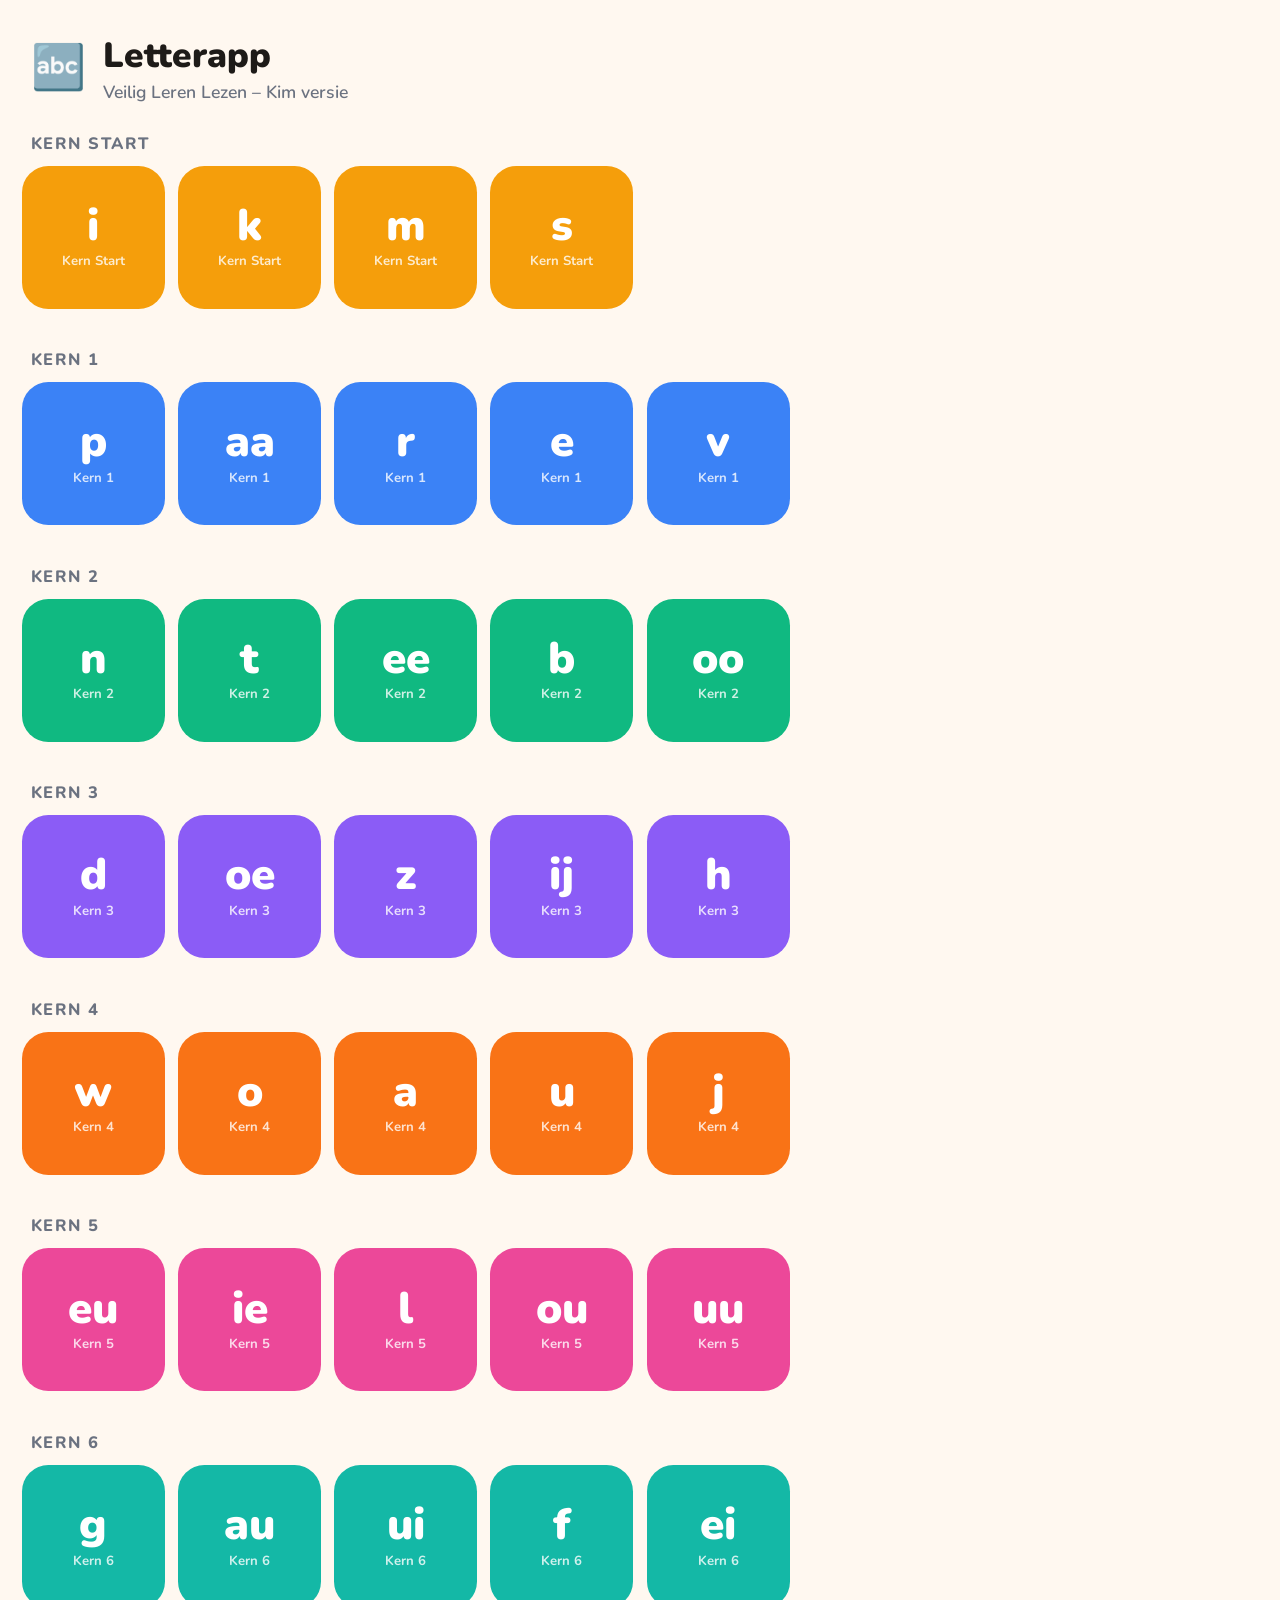
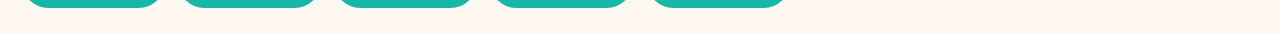
<file: index.html>
<!DOCTYPE html>
<html lang="nl">
<head>
  <meta charset="UTF-8">
  <meta name="viewport" content="width=device-width, initial-scale=1.0">
  <title>Letterapp – Veilig Leren Lezen</title>
  <link rel="preconnect" href="https://fonts.googleapis.com">
  <link href="https://fonts.googleapis.com/css2?family=Nunito:wght@400;600;700;800;900&display=swap" rel="stylesheet">
  <link rel="stylesheet" href="style.css">
</head>
<body>

<div class="index-header">
  <span class="emoji">🔤</span>
  <div>
    <h1>Letterapp</h1>
    <p style="font-size:.8rem;color:#6B7280;font-weight:600">Veilig Leren Lezen – Kim versie</p>
  </div>
</div>

<div id="kern-container"></div>

<script src="data.js"></script>
<script>
const KERN_NAMEN = {
  start: 'Kern Start',
  kern1: 'Kern 1',
  kern2: 'Kern 2',
  kern3: 'Kern 3',
  kern4: 'Kern 4',
  kern5: 'Kern 5',
  kern6: 'Kern 6',
};

function renderIndex() {
  const container = document.getElementById('kern-container');

  for (const [kernId, letters] of Object.entries(KERN_GROEPEN)) {
    const sectie = document.createElement('div');
    sectie.className = 'kern-sectie';

    const label = document.createElement('div');
    label.className = 'kern-label';
    label.textContent = KERN_NAMEN[kernId];
    sectie.appendChild(label);

    const grid = document.createElement('div');
    grid.className = 'letter-keuze-grid';

    for (const klank of letters) {
      const knop = document.createElement('a');
      knop.className = `letter-knop kern-${kernId}`;
      knop.href = `les.html?letter=${encodeURIComponent(klank)}`;
      knop.innerHTML = `<span class="klank">${klank}</span><span class="kern-naam">${KERN_NAMEN[kernId]}</span>`;
      grid.appendChild(knop);
    }

    sectie.appendChild(grid);
    container.appendChild(sectie);
  }
}

renderIndex();
</script>
</body>
</html>
</file>
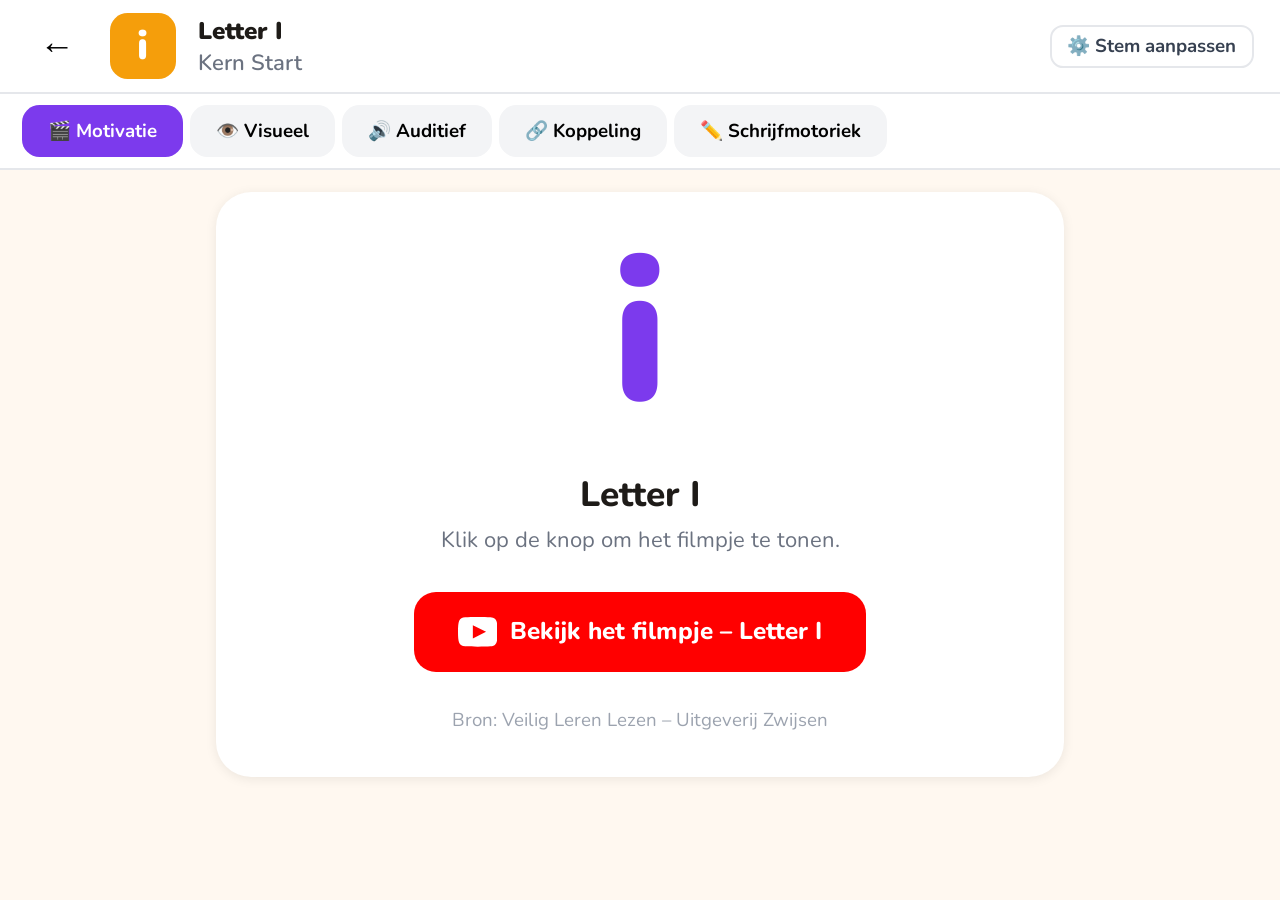
<file: les.html>
<!DOCTYPE html>
<html lang="nl">
<head>
  <meta charset="UTF-8">
  <meta name="viewport" content="width=device-width, initial-scale=1.0">
  <title>Letterles</title>
  <link rel="preconnect" href="https://fonts.googleapis.com">
  <link href="https://fonts.googleapis.com/css2?family=Nunito:wght@400;600;700;800;900&family=Edu+SA+Beginner:wght@400;700&family=Atkinson+Hyperlegible:wght@400;700&display=swap" rel="stylesheet">
  <link rel="stylesheet" href="style.css">
</head>
<body>

<!-- Header -->
<header class="app-header">
  <button class="terug" onclick="history.back()" title="Terug">←</button>
  <div class="letter-badge" id="header-badge">i</div>
  <div style="flex:1">
    <div style="font-weight:900;font-size:1.1rem" id="header-letter">Letter i</div>
    <div class="letter-naam" id="header-kern">Kern Start</div>
  </div>
  <button id="tts-settings-btn" class="tts-settings-btn" title="Uitspraak instellingen">⚙️ Stem aanpassen</button>
</header>

<!-- TTS instellingen panel -->
<div id="tts-panel" class="tts-panel" style="display:none">
  <label class="tts-label">🗣️ Stem:
    <select id="tts-stem-select"><option value="">Automatisch</option></select>
  </label>
  <label class="tts-label" style="flex:1;min-width:12rem">⏱️ Snelheid:
    <input type="range" id="tts-snelheid" min="0.5" max="1.5" step="0.05">
    <span id="tts-snelheid-label"></span>
  </label>
  <button id="tts-test-btn" class="btn btn-grijs" style="font-size:.8rem;padding:.35rem .7rem">▶ Test</button>
</div>

<!-- Fase-tabs -->
<nav class="fase-tabs" id="fase-tabs">
  <button class="fase-tab actief" data-fase="motivatie">🎬 Motivatie</button>
  <button class="fase-tab" data-fase="visueel">👁️ Visueel</button>
  <button class="fase-tab" data-fase="auditief">🔊 Auditief</button>
  <button class="fase-tab" data-fase="koppeling">🔗 Koppeling</button>
  <button class="fase-tab" data-fase="schrijf">✏️ Schrijfmotoriek</button>
</nav>

<!-- Activiteit-tabs per fase -->
<div id="activ-tabs-container"></div>

<!-- Hoofd-inhoud -->
<main class="inhoud" id="fase-inhoud"></main>

<script src="data.js"></script>
<script>
// ============================================================
// INIT
// ============================================================
const params = new URLSearchParams(location.search);
const KLANK  = params.get('letter') || 'i';
const IDX    = getLetterIndex(KLANK);
const KERN   = getKern(KLANK);
const WORDS  = WOORDEN[KLANK] || [];
const KERN_NAMEN = { start:'Kern Start',kern1:'Kern 1',kern2:'Kern 2',kern3:'Kern 3',kern4:'Kern 4',kern5:'Kern 5',kern6:'Kern 6' };
const FASE_KLEUREN = { motivatie:'#7C3AED',visueel:'#2563EB',auditief:'#EA580C',koppeling:'#16A34A',schrijf:'#DB2777' };

let huidige_fase = 'motivatie';
let huidige_activ = 0;

// Sla extra woorden op (persistent via localStorage)
function getExtraWords() {
  try { return JSON.parse(localStorage.getItem('extra_' + KLANK) || '[]'); } catch { return []; }
}
function saveExtraWords(arr) {
  localStorage.setItem('extra_' + KLANK, JSON.stringify(arr));
}
function getAllWords() {
  return [...WORDS, ...getExtraWords()];
}

function shuffle(arr) {
  const a = [...arr];
  for (let i = a.length - 1; i > 0; i--) {
    const j = Math.floor(Math.random() * (i + 1));
    [a[i], a[j]] = [a[j], a[i]];
  }
  return a;
}

// Bouwt een geshuffle lijst van min 25 woorden voor "Hoor je de letter?"
// 66% met de doelklank, 34% zonder.
function getAllWordsAuditief() {
  const basisMet    = WORDS.filter(w => w.heeftLetter);
  const basisZonder = WORDS.filter(w => !w.heeftLetter);

  // Extra woorden MET de letter uit AUDITIEF_EXTRA_MET
  const extraMetRaw = (AUDITIEF_EXTRA_MET[KLANK] || []).map(w => ({
    woord: w.woord, emoji: w.emoji, heeftLetter: true, delen: [w.woord]
  }));
  const basisMetWoorden = new Set(basisMet.map(w => w.woord));
  const extraMet = extraMetRaw.filter(w => !basisMetWoorden.has(w.woord));

  // Extra distractors ZONDER de letter: scan alle WOORDEN
  const gezienWoorden = new Set(WORDS.map(w => w.woord));
  const extraZonder = [];
  for (const wds of Object.values(WOORDEN)) {
    for (const w of wds) {
      if (!w.woord.includes(KLANK) && !gezienWoorden.has(w.woord)) {
        gezienWoorden.add(w.woord);
        extraZonder.push({ ...w, heeftLetter: false });
      }
    }
  }

  const metLetter    = shuffle([...basisMet, ...extraMet]);
  const zonderLetter = shuffle([...basisZonder, ...extraZonder]);

  const aantalMet    = Math.max(17, metLetter.length);
  const aantalZonder = Math.max(8,  Math.ceil(aantalMet * 0.5));
  const metGekozen    = metLetter.slice(0, Math.min(aantalMet, metLetter.length));
  const zonderGekozen = zonderLetter.slice(0, Math.min(aantalZonder, zonderLetter.length));

  return shuffle([...metGekozen, ...zonderGekozen]);
}

let geluidAan = false;
let ttsRate = parseFloat(localStorage.getItem('tts_rate') || '0.85');
let ttsVoiceNaam = localStorage.getItem('tts_voice') || '';

// ============================================================
// TTS PANEL
// ============================================================
function initTTSPanel() {
  const btn = document.getElementById('tts-settings-btn');
  const panel = document.getElementById('tts-panel');
  const stemSelect = document.getElementById('tts-stem-select');
  const snelheidSlider = document.getElementById('tts-snelheid');
  const snelheidLabel = document.getElementById('tts-snelheid-label');
  const testBtn = document.getElementById('tts-test-btn');

  btn.addEventListener('click', () => {
    panel.style.display = panel.style.display === 'none' ? 'flex' : 'none';
  });

  function vulStemmen() {
    const stemmen = window.speechSynthesis.getVoices().filter(s =>
      s.lang === 'nl-NL' || s.lang === 'nl-BE' || s.lang.startsWith('nl')
    );
    stemSelect.innerHTML = '<option value="">Automatisch</option>';
    stemmen.forEach(s => {
      const opt = document.createElement('option');
      opt.value = s.name;
      opt.textContent = s.name;
      opt.selected = s.name === ttsVoiceNaam;
      stemSelect.appendChild(opt);
    });
  }

  if (window.speechSynthesis.getVoices().length) {
    vulStemmen();
  } else {
    window.speechSynthesis.onvoiceschanged = vulStemmen;
  }

  snelheidSlider.value = ttsRate;
  snelheidLabel.textContent = ttsRate.toFixed(2) + 'x';

  stemSelect.addEventListener('change', () => {
    ttsVoiceNaam = stemSelect.value;
    localStorage.setItem('tts_voice', ttsVoiceNaam);
  });

  snelheidSlider.addEventListener('input', () => {
    ttsRate = parseFloat(snelheidSlider.value);
    snelheidLabel.textContent = ttsRate.toFixed(2) + 'x';
    localStorage.setItem('tts_rate', ttsRate);
  });

  testBtn.addEventListener('click', () => spreekUit('Dit is een test van de uitspraak'));
}

// Combineert basiswoorden + AUDITIEF_EXTRA_MET voor min. 17 woorden met de letter
function getAllWordsMetLetter() {
  const basis = WORDS.filter(w => w.heeftLetter);
  const basisWoorden = new Set(basis.map(w => w.woord));
  const extra = (AUDITIEF_EXTRA_MET[KLANK] || [])
    .filter(w => !basisWoorden.has(w.woord))
    .map(w => ({
      woord: w.woord,
      emoji: w.emoji,
      heeftLetter: true,
      delen: splitGrafemen(w.woord)
    }));
  return shuffle([...basis, ...extra]);
}

// ============================================================
// HEADER
// ============================================================
function initHeader() {
  const badge = document.getElementById('header-badge');
  const color = getComputedStyle(document.documentElement).getPropertyValue(`--kleur-${KERN}`).trim();
  badge.textContent = KLANK;
  badge.style.background = color || '#888';
  document.getElementById('header-letter').textContent = `Letter ${KLANK.toUpperCase()}`;
  document.getElementById('header-kern').textContent = KERN_NAMEN[KERN];
  document.title = `Letter ${KLANK.toUpperCase()} – Letterapp`;
}

// ============================================================
// FASE-NAVIGATIE
// ============================================================
const FASES = {
  motivatie: {
    label: '🎬 Motivatie',
    activiteiten: [{ label: '🎥 Filmpje' }],
    render: renderMotivatie,
  },
  visueel: {
    label: '👁️ Visueel',
    activiteiten: [
      { label: '🔠 Letter tonen' },
      { label: '🔍 Zoek de letter' },
      { label: '🖼️ Klankbeeld' },
    ],
    render: renderVisueel,
  },
  auditief: {
    label: '🔊 Auditief',
    activiteiten: [
      { label: '👂 Hoor je de letter?' },
      { label: '🖼️ Woord + prent' },
      { label: '✂️ Hakken (begin/midden/einde)' },
    ],
    render: renderAuditief,
  },
  koppeling: {
    label: '🔗 Koppeling',
    activiteiten: [
      { label: '✂️ Hak in stukken' },
      { label: '🔗 Plakken' },
      { label: '🔤 Woorden maken' },
    ],
    render: renderKoppeling,
  },
  schrijf: {
    label: '✏️ Schrijfmotoriek',
    activiteiten: [{ label: '✏️ Schrijven' }],
    render: renderSchrijf,
  },
};

document.querySelectorAll('.fase-tab').forEach(tab => {
  tab.addEventListener('click', () => {
    huidige_fase = tab.dataset.fase;
    huidige_activ = 0;
    updateFaseTabs();
    renderActivTabs();
    renderFase();
  });
});

function updateFaseTabs() {
  document.querySelectorAll('.fase-tab').forEach(t => {
    const aktief = t.dataset.fase === huidige_fase;
    t.classList.toggle('actief', aktief);
  });
  // kleur fase-tabs header
  const kleur = FASE_KLEUREN[huidige_fase];
  document.querySelectorAll('.fase-tab.actief').forEach(t => {
    t.style.background = kleur;
    t.style.color = '#fff';
  });
  document.querySelectorAll('.fase-tab:not(.actief)').forEach(t => {
    t.style.background = '';
    t.style.color = '';
  });
}

function renderActivTabs() {
  const container = document.getElementById('activ-tabs-container');
  const fase = FASES[huidige_fase];
  if (!fase || fase.activiteiten.length <= 1) {
    container.innerHTML = '';
    return;
  }
  container.innerHTML = '';
  const div = document.createElement('div');
  div.className = 'activ-tabs';
  fase.activiteiten.forEach((act, i) => {
    const btn = document.createElement('button');
    btn.className = 'activ-tab' + (i === huidige_activ ? ' actief' : '');
    btn.textContent = act.label;
    if (i === huidige_activ) btn.style.color = FASE_KLEUREN[huidige_fase];
    btn.addEventListener('click', () => {
      huidige_activ = i;
      renderActivTabs();
      renderFase();
    });
    div.appendChild(btn);
  });
  container.appendChild(div);
}

function renderFase() {
  const inhoud = document.getElementById('fase-inhoud');
  inhoud.innerHTML = '';
  FASES[huidige_fase].render(inhoud, huidige_activ);
}

// ============================================================
// FASE 1: MOTIVATIE
// ============================================================
function renderMotivatie(el) {
  const videoId = VIDEO_IDS[KLANK];
  const url = `https://www.youtube.com/watch?v=${videoId}`;
  el.innerHTML = `
    <div class="motivatie-kaart">
      <div class="grote-letter" style="color:${FASE_KLEUREN.motivatie}">${KLANK}</div>
      <div>
        <h2>Letter ${KLANK.toUpperCase()}</h2>
        <p style="color:#6B7280;margin-top:.3rem">Klik op de knop om het filmpje te tonen.</p>
      </div>
      <a class="video-link" href="${url}" target="_blank" rel="noopener">
        <svg viewBox="0 0 24 24" fill="currentColor"><path d="M19.615 3.184c-3.604-.246-11.631-.245-15.23 0-3.897.266-4.356 2.62-4.385 8.816.029 6.185.484 8.549 4.385 8.816 3.6.245 11.626.246 15.23 0 3.897-.266 4.356-2.62 4.385-8.816-.029-6.185-.484-8.549-4.385-8.816zm-10.615 12.816v-8l8 3.993-8 4.007z"/></svg>
        Bekijk het filmpje – Letter ${KLANK.toUpperCase()}
      </a>
      <div style="font-size:.85rem;color:#9CA3AF;text-align:center">
        Bron: Veilig Leren Lezen – Uitgeverij Zwijsen
      </div>
    </div>`;
}

// ============================================================
// FASE 2: VISUEEL
// ============================================================
function renderVisueel(el, activ) {
  if (activ === 0) renderLetterTonen(el);
  else if (activ === 1) renderZoekDeLetter(el);
  else renderKlankbeeldPlaceholder(el);
}

const SCHRIJF_MET_AFBEELDING = new Set([
  'i','k','m','s','p','aa','r','e','v','n','t','ee','b','oo','d','oe','z',
  'h','w','o','a','u','j','ie','l','ou','uu','g','au','f'
]);

function renderLetterTonen(el) {
  const upper = KLANK.toUpperCase();
  const heeftPng = SCHRIJF_MET_AFBEELDING.has(KLANK);
  const schrijfInhoud = heeftPng
    ? `<img src="schrijfletters/${KLANK}.png" alt="schrijfletter ${KLANK}" class="schrijfletter-img">`
    : `<div class="letter-groot" style="color:${FASE_KLEUREN.visueel};font-family:'Edu SA Beginner',cursive">${upper}</div>
       <div class="letter-klein" style="font-family:'Edu SA Beginner',cursive">${KLANK}</div>`;

  el.innerHTML = `
    <h2 style="margin-bottom:.8rem">Letter tonen</h2>
    <div class="letter-varianten">
      <div class="letter-variant-kaart druk-variant">
        <div class="variant-naam">Drukschrift</div>
        <div class="letter-groot" style="color:${FASE_KLEUREN.visueel}">${upper}</div>
        <div class="letter-klein">${KLANK}</div>
      </div>
      <div class="letter-variant-kaart lees-variant">
        <div class="variant-naam">Leesschrift</div>
        <div class="letter-groot" style="color:${FASE_KLEUREN.visueel}">${upper}</div>
        <div class="letter-klein">${KLANK}</div>
      </div>
      <div class="letter-variant-kaart schrijf-variant">
        <div class="variant-naam">Schrijfschrift</div>
        ${schrijfInhoud}
      </div>
    </div>
    <div class="woord-kaart mt-3">
      <p style="color:#6B7280;font-weight:700">Woorden met de letter <strong style="color:${FASE_KLEUREN.visueel}">${KLANK}</strong></p>
      <div style="display:flex;flex-wrap:wrap;gap:.6rem;justify-content:center;margin-top:.5rem">
        ${getAllWords().filter(w=>w.heeftLetter).map(w=>`
          <div style="display:inline-flex;flex-direction:column;align-items:center;gap:.3rem;background:var(--licht);border-radius:1rem;padding:.6rem .9rem">
            <span style="font-size:2.5rem">${w.emoji}</span>
            <span style="font-weight:800;font-size:1rem">${w.woord}</span>
          </div>`).join('')}
      </div>
    </div>`;
}

function renderZoekDeLetter(el) {
  const RIJEN = 5, KOLOMMEN = 6;
  const aantalCellen = RIJEN * KOLOMMEN;
  const doelLetters = [KLANK, KLANK.toUpperCase()];

  const bekend = getGekendLetters(KLANK).filter(l => l !== KLANK);
  const fallback = ['a','b','c','d','e','f','g','h','j','l','m','n','o','p','r','s','t','u','v','w','x','y','z'];
  const distractorBron = bekend.length >= 4 ? bekend : [...bekend, ...fallback.filter(l => !bekend.includes(l) && l !== KLANK)];
  const distractors = [];
  distractorBron.forEach(l => { distractors.push(l); if (l.length === 1) distractors.push(l.toUpperCase()); });

  const grid = [];
  const aantalDoel = 6 + Math.floor(Math.random() * 4);
  for (let i = 0; i < aantalDoel; i++) {
    grid.push(doelLetters[Math.floor(Math.random() * doelLetters.length)]);
  }
  while (grid.length < aantalCellen) {
    if (distractors.length > 0) {
      grid.push(distractors[Math.floor(Math.random() * distractors.length)]);
    } else {
      grid.push('?');
    }
  }
  for (let i = grid.length - 1; i > 0; i--) {
    const j = Math.floor(Math.random() * (i + 1));
    [grid[i], grid[j]] = [grid[j], grid[i]];
  }

  const doelCount = grid.filter(l => doelLetters.includes(l)).length;
  let gevonden = 0;

  el.innerHTML = `
    <div class="zoek-info">
      <h2>Zoek de letter <span style="color:${FASE_KLEUREN.visueel}">${KLANK}</span></h2>
      <span class="zoek-teller">✅ <span id="gevonden-teller">0</span> / ${doelCount}</span>
    </div>
    <div class="zoek-fontopties">
      <label><input type="checkbox" id="font-druk" checked> Drukschrift</label>
      <label><input type="checkbox" id="font-lees"> Leesschrift</label>
      <label><input type="checkbox" id="font-schrijf"> Schrijfschrift</label>
    </div>
    <p style="color:#6B7280;font-size:.85rem;margin-bottom:.6rem">Tik op alle letters <strong>${KLANK}</strong> en <strong>${KLANK.toUpperCase()}</strong></p>
    <div class="letter-grid" id="zoek-grid"></div>
    <div class="flex-center mt-2">
      <button class="btn btn-grijs" id="zoek-opnieuw">🔄 Opnieuw</button>
    </div>`;

  function getActiveFonts() {
    const fonts = [];
    if (el.querySelector('#font-druk').checked) fonts.push('font-druk');
    if (el.querySelector('#font-lees').checked) fonts.push('font-lees');
    if (el.querySelector('#font-schrijf').checked) fonts.push('font-schrijf');
    return fonts.length ? fonts : ['font-druk'];
  }

  function randomFont(fonts) {
    return fonts[Math.floor(Math.random() * fonts.length)];
  }

  function setCelInhoud(tegel, letter, font) {
    const lc = letter.toLowerCase();
    if (font === 'font-schrijf' && SCHRIJF_MET_AFBEELDING.has(lc)) {
      tegel.innerHTML = `<img src="schrijfletters/${lc}.png" alt="${letter}" style="width:85%;height:85%;object-fit:contain;display:block;margin:auto;pointer-events:none">`;
    } else {
      tegel.textContent = letter;
    }
  }

  const gridEl = el.querySelector('#zoek-grid');
  const tegelFonts = [];

  grid.forEach((letter, idx) => {
    const tegel = document.createElement('div');
    tegelFonts[idx] = randomFont(getActiveFonts());
    tegel.className = `letter-tegel ${tegelFonts[idx]}`;
    setCelInhoud(tegel, letter, tegelFonts[idx]);
    tegel.dataset.letter = letter;
    tegel.dataset.juist = doelLetters.includes(letter) ? '1' : '0';
    tegel.addEventListener('click', () => {
      if (tegel.classList.contains('gevonden') || tegel.classList.contains('fout')) return;
      if (tegel.dataset.juist === '1') {
        tegel.classList.add('gevonden');
        gevonden++;
        document.getElementById('gevonden-teller').textContent = gevonden;
      } else {
        tegel.classList.add('fout');
        setTimeout(() => {
          tegel.className = `letter-tegel ${tegelFonts[idx]}`;
          setCelInhoud(tegel, letter, tegelFonts[idx]);
        }, 800);
      }
    });
    gridEl.appendChild(tegel);
  });

  ['#font-druk', '#font-lees', '#font-schrijf'].forEach(id => {
    el.querySelector(id).addEventListener('change', () => {
      const fonts = getActiveFonts();
      gridEl.querySelectorAll('.letter-tegel').forEach((tegel, idx) => {
        if (!tegel.classList.contains('gevonden')) {
          tegelFonts[idx] = randomFont(fonts);
          const isFout = tegel.classList.contains('fout');
          tegel.className = `letter-tegel ${tegelFonts[idx]}${isFout ? ' fout' : ''}`;
          setCelInhoud(tegel, grid[idx], tegelFonts[idx]);
        }
      });
    });
  });

  el.querySelector('#zoek-opnieuw').addEventListener('click', () => renderZoekDeLetter(el));
}

function renderKlankbeeldPlaceholder(el) {
  el.innerHTML = `
    <div class="placeholder-kaart">
      <div class="placeholder-icon">🖼️</div>
      <h2>Klankbeeld</h2>
      <p>Het klankbeeld voor letter <strong>${KLANK}</strong> wordt later toegevoegd.</p>
      <p style="font-size:.8rem;margin-top:.5rem">Hier verschijnt het bijpassende klankbeeldkaartje.</p>
    </div>`;
}

// ============================================================
// FASE 3: AUDITIEF
// ============================================================
let auditief_idx = 0;

function renderAuditief(el, activ) {
  auditief_idx = 0;
  if (activ === 0) renderHoorJeDeLetter(el);
  else if (activ === 1) renderWoordEnPrent(el);
  else renderHakenDrieStukken(el);
}

function spreekUit(tekst) {
  if (!('speechSynthesis' in window)) return;
  window.speechSynthesis.cancel();
  const utt = new SpeechSynthesisUtterance(tekst);
  utt.lang = 'nl-NL';
  utt.rate = ttsRate;

  function kiesStem() {
    const stemmen = window.speechSynthesis.getVoices();
    if (ttsVoiceNaam) {
      const gekozen = stemmen.find(s => s.name === ttsVoiceNaam);
      if (gekozen) { utt.voice = gekozen; return; }
    }
    const nlStemmen = stemmen.filter(s => s.lang === 'nl-NL' || s.lang === 'nl-BE' || s.lang.startsWith('nl'));
    const voorkeur = ['Xander', 'Lotte', 'Ellen', 'Lisa', 'Jolanda', 'Fiona'];
    const vrouwelijk = nlStemmen.find(s =>
      voorkeur.some(n => s.name.toLowerCase().includes(n.toLowerCase())) &&
      !s.name.toLowerCase().includes('male')
    );
    if (vrouwelijk) { utt.voice = vrouwelijk; return; }
    const anyVrouw = nlStemmen.find(s =>
      s.name.toLowerCase().includes('female') ||
      ['lotte','ellen','lisa','fiona','jolanda','siri'].some(n => s.name.toLowerCase().includes(n))
    );
    if (anyVrouw) { utt.voice = anyVrouw; return; }
    if (nlStemmen.length) utt.voice = nlStemmen[0];
  }

  if (window.speechSynthesis.getVoices().length) {
    kiesStem();
    window.speechSynthesis.speak(utt);
  } else {
    window.speechSynthesis.onvoiceschanged = () => { kiesStem(); window.speechSynthesis.speak(utt); };
  }
}

function renderHoorJeDeLetter(el) {
  const alleWoorden = getAllWordsAuditief();
  let idx = 0;
  let feedback = null;

  function toon() {
    const w = alleWoorden[idx % alleWoorden.length];
    el.innerHTML = `
      <h2 style="margin-bottom:1rem">Hoor je de letter <span style="color:${FASE_KLEUREN.auditief}">${KLANK}</span>?</h2>
      <div class="woord-kaart">
        <div class="woord-emoji">${w.emoji}</div>
        ${feedback !== null ? `<div class="woord-tekst">${w.woord}</div>` : ''}
        <button class="btn btn-grijs mt-1" id="spreek-btn">🔊 Hoor</button>
        ${feedback !== null ? `<div class="feedback-banner ${feedback.juist ? 'juist' : 'fout'}">${feedback.tekst}</div>` : ''}
        <div class="ja-nee-knoppen">
          <button class="btn btn-groen btn-groot" id="btn-ja">👍 JA</button>
          <button class="btn btn-rood btn-groot" id="btn-nee">👎 NEE</button>
        </div>
      </div>
      <div class="woord-navigatie mt-2">
        <button class="btn btn-grijs" id="vorig">← Vorig</button>
        <span class="woord-teller">${(idx % alleWoorden.length) + 1} / ${alleWoorden.length}</span>
        <button class="btn btn-grijs" id="volgend">Volgend →</button>
      </div>`;

    el.querySelector('#spreek-btn').addEventListener('click', () => spreekUit(w.woord));
    el.querySelector('#btn-ja').addEventListener('click', () => {
      feedback = w.heeftLetter
        ? { juist: true,  tekst: '✅ Juist! "' + w.woord + '" heeft de letter ' + KLANK }
        : { juist: false, tekst: '❌ Fout! "' + w.woord + '" heeft de letter ' + KLANK + ' NIET' };
      toon();
    });
    el.querySelector('#btn-nee').addEventListener('click', () => {
      feedback = !w.heeftLetter
        ? { juist: true,  tekst: '✅ Juist! "' + w.woord + '" heeft de letter ' + KLANK + ' niet' }
        : { juist: false, tekst: '❌ Fout! "' + w.woord + '" heeft de letter ' + KLANK + ' WEL' };
      toon();
    });
    el.querySelector('#vorig').addEventListener('click', () => {
      idx = (idx - 1 + alleWoorden.length) % alleWoorden.length;
      feedback = null; toon();
    });
    el.querySelector('#volgend').addEventListener('click', () => {
      idx = (idx + 1) % alleWoorden.length;
      feedback = null; toon();
    });

    spreekUit(w.woord);
  }
  toon();
}

function renderWoordEnPrent(el) {
  const woorden = getAllWordsMetLetter();
  let idx = 0;

  function toon() {
    const w = woorden[idx];
    el.innerHTML = `
      <h2 style="margin-bottom:1rem">Woord en prent</h2>
      <div class="woord-kaart">
        <div class="woord-emoji">${w.emoji}</div>
        <div class="woord-tekst">${highlightLetter(w.woord)}</div>
        <button class="btn btn-grijs mt-1" id="spreek-btn">🔊 Hoor het woord</button>
      </div>
      <div class="woord-navigatie mt-2">
        <button class="btn btn-grijs" id="vorig">← Vorig</button>
        <span class="woord-teller">${idx + 1} / ${woorden.length}</span>
        <button class="btn btn-grijs" id="volgend">Volgend →</button>
      </div>
      ${renderWoordToevoegen()}`;

    el.querySelector('#spreek-btn').addEventListener('click', () => spreekUit(w.woord));
    el.querySelector('#vorig').addEventListener('click', () => { idx = (idx-1+woorden.length)%woorden.length; toon(); });
    el.querySelector('#volgend').addEventListener('click', () => { idx = (idx+1)%woorden.length; toon(); });
    bindWoordToevoegen(el, () => { Object.assign(woorden, getAllWords().filter(w=>w.heeftLetter)); toon(); });
  }
  toon();
}

function renderHakenDrieStukken(el) {
  const woorden = getAllWordsMetLetter();
  let idx = 0;
  let getoond = false;

  function toon() {
    const w = woorden[idx];
    const hakken = renderHakkenKleuren(w.delen);
    el.innerHTML = `
      <h2 style="margin-bottom:1rem">Hakken in stukken <small style="color:#6B7280;font-size:.7em">(begin / midden / einde)</small></h2>
      <div class="woord-kaart">
        <div class="woord-emoji">${w.emoji}</div>
        <div class="woord-tekst">${w.woord}</div>
        <button class="btn btn-grijs" id="toon-btn">${getoond ? '🙈 Verberg stukken' : '👁️ Toon stukken'}</button>
        ${getoond ? `<div class="hakken-container">${hakken}</div>` : ''}
        <button class="btn btn-grijs mt-1" id="spreek-btn">🔊 Spreek uit</button>
      </div>
      <div class="woord-navigatie mt-2">
        <button class="btn btn-grijs" id="vorig">← Vorig</button>
        <span class="woord-teller">${idx+1} / ${woorden.length}</span>
        <button class="btn btn-grijs" id="volgend">Volgend →</button>
      </div>`;

    el.querySelector('#toon-btn').addEventListener('click', () => { getoond = !getoond; toon(); });
    el.querySelector('#spreek-btn').addEventListener('click', () => spreekUit(w.woord));
    el.querySelector('#vorig').addEventListener('click', () => { idx=(idx-1+woorden.length)%woorden.length; getoond=false; toon(); });
    el.querySelector('#volgend').addEventListener('click', () => { idx=(idx+1)%woorden.length; getoond=false; toon(); });
  }
  toon();
}

// Kleurcodering voor hakken: eerste=groen, laatste=rood, midden=geel
function renderHakkenKleuren(delen) {
  return delen.map((d, i) => {
    let klasse;
    if (i === 0) klasse = 'deel-groen';
    else if (i === delen.length - 1) klasse = 'deel-rood';
    else klasse = 'deel-geel';
    return `<span class="${klasse}">${d}</span>` + (i < delen.length - 1 ? '<span class="streep">–</span>' : '');
  }).join('');
}

function renderHakkenTegels(delen) {
  return delen.map((d, i) => {
    let klasse;
    if (i === 0) klasse = 'groen';
    else if (i === delen.length - 1) klasse = 'rood';
    else klasse = 'geel';
    return `<span class="deel-tegel ${klasse}">${d}</span>`;
  }).join('<span style="font-size:2rem;color:#D1D5DB;margin:0 .2rem">–</span>');
}

// Markeert de doelletter in het woord
function highlightLetter(woord) {
  const re = new RegExp(`(${KLANK})`, 'gi');
  return woord.replace(re, `<strong style="color:${FASE_KLEUREN.visueel};text-decoration:underline">$1</strong>`);
}

// ============================================================
// FASE 4: KOPPELING KLANK-TEKEN
// ============================================================
function renderKoppeling(el, activ) {
  if (activ === 0) renderHakInStukken(el);
  else if (activ === 1) renderPlakken(el);
  else renderWoordenMaken(el);
}

function renderHakInStukken(el) {
  const woorden = shuffle(getAllWords().filter(w => w.heeftLetter));
  let idx = 0;
  let getoond = false;

  function toon() {
    const w = woorden[idx];
    el.innerHTML = `
      <h2 style="margin-bottom:1rem">Hak in stukken</h2>
      <div class="woord-kaart">
        <div class="woord-emoji">${w.emoji}</div>
        <div class="woord-tekst">${w.woord}</div>
        <button class="btn btn-grijs" id="toon-btn">${getoond ? '🙈 Verberg' : '👁️ Toon stukken'}</button>
        ${getoond ? `<div class="hakken-container mt-1">${renderHakkenTegels(w.delen)}</div>` : ''}
        <button class="btn btn-grijs mt-1" id="spreek-btn">🔊 Spreek uit</button>
      </div>
      <div class="woord-navigatie mt-2">
        <button class="btn btn-grijs" id="vorig">← Vorig</button>
        <span class="woord-teller">${idx+1} / ${woorden.length}</span>
        <button class="btn btn-grijs" id="volgend">Volgend →</button>
      </div>
      ${renderWoordToevoegen()}`;

    el.querySelector('#toon-btn').addEventListener('click', () => { getoond = !getoond; toon(); });
    el.querySelector('#spreek-btn').addEventListener('click', () => spreekUit(w.woord));
    el.querySelector('#vorig').addEventListener('click', () => { idx=(idx-1+woorden.length)%woorden.length; getoond=false; toon(); });
    el.querySelector('#volgend').addEventListener('click', () => { idx=(idx+1)%woorden.length; getoond=false; toon(); });
    bindWoordToevoegen(el, () => { Object.assign(woorden, getAllWords().filter(w=>w.heeftLetter)); toon(); });
  }
  toon();
}

function renderPlakken(el) {
  const woorden = shuffle(getAllWords().filter(w => w.heeftLetter));
  let idx = 0;

  function toon() {
    const w = woorden[idx];

    function kleurVoorPositie(pos, totaal) {
      if (pos === 0) return 'groen';
      if (pos === totaal - 1) return 'rood';
      return 'geel';
    }

    const syllabeHtml = w.delen.map((deel, i) =>
      `<span class="deel-tegel ${kleurVoorPositie(i, w.delen.length)}">${deel}</span>`
      + (i < w.delen.length - 1 ? '<span style="font-size:1.5rem;color:#D1D5DB;margin:0 .2rem">–</span>' : '')
    ).join('');

    el.innerHTML = `
      <h2 style="margin-bottom:1rem">Plakken</h2>
      <p style="color:#6B7280;font-size:.9rem;margin-bottom:.6rem">Spreek de stukjes één voor één uit en plak ze samen tot het woord.</p>
      <div class="woord-kaart">
        <div style="display:flex;gap:.3rem;justify-content:center;align-items:center;flex-wrap:wrap;margin:.5rem 0 1rem">
          ${syllabeHtml}
        </div>
        <div id="plak-resultaat"></div>
        <div style="display:flex;gap:.6rem;flex-wrap:wrap;justify-content:center;margin-top:.8rem">
          <button class="btn btn-primary" id="controleer-btn">🔍 Controleer</button>
        </div>
      </div>
      <div class="woord-navigatie mt-2">
        <button class="btn btn-grijs" id="vorig">← Vorig</button>
        <span class="woord-teller">${idx+1} / ${woorden.length}</span>
        <button class="btn btn-grijs" id="volgend">Volgend →</button>
      </div>`;

    el.querySelector('#controleer-btn').addEventListener('click', () => {
      el.querySelector('#plak-resultaat').innerHTML = `
        <div class="woord-emoji">${w.emoji}</div>
        <div class="woord-tekst">${w.woord}</div>`;
      spreekUit(w.woord);
      el.querySelector('#controleer-btn').style.opacity = '0.5';
      el.querySelector('#controleer-btn').disabled = true;
    });
    el.querySelector('#vorig').addEventListener('click', () => { idx=(idx-1+woorden.length)%woorden.length; toon(); });
    el.querySelector('#volgend').addEventListener('click', () => { idx=(idx+1)%woorden.length; toon(); });
  }
  toon();
}

function renderWoordenMaken(el) {
  const gekend = getGekendLetters(KLANK);
  const tiles = [...gekend];
  let gebouwd = [];

  function toon() {
    el.innerHTML = `
      <h2 style="margin-bottom:.8rem">Woorden maken</h2>
      <p style="color:#6B7280;font-size:.9rem;margin-bottom:.8rem">Tik letters om een woord te bouwen. Tik op een letter in het woord om hem te verwijderen.</p>
      <div class="woord-bouw" id="woord-bouw">
        ${gebouwd.length ? gebouwd.map((l,i)=>`<span class="woord-bouw-tegel" data-idx="${i}">${l}</span>`).join('') : '<span style="color:#D1D5DB;font-style:italic;font-size:1rem">Tik letters hieronder...</span>'}
      </div>
      <div style="display:flex;gap:.6rem;justify-content:center;flex-wrap:wrap;margin:.8rem 0">
        <button class="btn btn-grijs" id="spreek-gebouw">🔊 Spreek uit</button>
        <button class="btn btn-wis" id="wis-alles">🔄 Wis alles</button>
        <button class="btn btn-grijs" id="geluid-toggle">${geluidAan ? '🔊 Geluid aan' : '🔇 Geluid uit'}</button>
      </div>
      <div class="letter-tiles mt-1" id="letter-tiles">
        ${tiles.map(l => `<button class="letter-tile${l===KLANK?' nieuw':''}" style="${l===KLANK?'color:'+FASE_KLEUREN.koppeling:''}" data-letter="${l}">${l}</button>`).join('')}
      </div>`;

    el.querySelectorAll('.letter-tile').forEach(tile => {
      tile.addEventListener('click', () => {
        gebouwd.push(tile.dataset.letter);
        toon();
        if (geluidAan) spreekUit(gebouwd.join(''));
      });
    });
    el.querySelectorAll('.woord-bouw-tegel').forEach(tegel => {
      tegel.addEventListener('click', () => {
        gebouwd.splice(parseInt(tegel.dataset.idx), 1);
        toon();
      });
    });
    el.querySelector('#spreek-gebouw').addEventListener('click', () => {
      if (gebouwd.length) spreekUit(gebouwd.join(''));
    });
    el.querySelector('#wis-alles').addEventListener('click', () => { gebouwd = []; toon(); });
    el.querySelector('#geluid-toggle').addEventListener('click', () => { geluidAan = !geluidAan; toon(); });
  }
  toon();
}

// ============================================================
// FASE 5: SCHRIJFMOTORIEK
// ============================================================
function renderSchrijf(el) {
  const heeftPng = SCHRIJF_MET_AFBEELDING.has(KLANK);
  const schrijfRef = heeftPng
    ? `<div class="schrijfletter-ref-wrapper"><img src="schrijfletters/${KLANK}.png" alt="schrijfletter ${KLANK}" class="schrijfletter-ref-img"></div>`
    : '';

  el.innerHTML = `
    <div class="schrijf-wrapper">
      <div class="schrijf-info">
        Schrijf de letter <strong style="color:${FASE_KLEUREN.schrijf}">${KLANK}</strong> tussen de lijnen
      </div>
      <div class="schrijf-rij">
        ${schrijfRef}
        <div class="canvas-container">
          <canvas id="schrijf-canvas" width="700" height="380"></canvas>
        </div>
      </div>
      <div class="schrijf-knoppen">
        <button class="btn btn-wis" id="wis-canvas">🧹 Wis alles</button>
        <label class="schrijf-overlay-toggle">
          <input type="checkbox" id="toon-letter-overlay"> 👁️ Toon achtergrond om na te tekenen
        </label>
      </div>
    </div>`;

  let schrijfImgObj = null;
  if (heeftPng) {
    schrijfImgObj = new Image();
    schrijfImgObj.src = `schrijfletters/${KLANK}.png`;
  }

  initCanvas(schrijfImgObj);
}

function initCanvas(schrijfImg) {
  const canvas = document.getElementById('schrijf-canvas');
  if (!canvas) return;
  const ctx = canvas.getContext('2d');
  let teken = false;
  let letterOverlay = false;

  function tekenAchtergrond() {
    ctx.clearRect(0, 0, canvas.width, canvas.height);

    ctx.fillStyle = '#FFFBF0';
    ctx.fillRect(0, 0, canvas.width, canvas.height);

    // Schrijflijnen (2 sets van dubbele lijnen)
    const lijnKleur = '#D1C4A8';
    const middellijn = '#F0E8D0';
    const sets = [
      { top: 60, midden: 110, basis: 160 },
      { top: 210, midden: 260, basis: 310 },
    ];

    sets.forEach(s => {
      ctx.beginPath(); ctx.moveTo(20, s.top); ctx.lineTo(canvas.width-20, s.top);
      ctx.strokeStyle = lijnKleur; ctx.lineWidth = 1.5; ctx.stroke();
      ctx.beginPath(); ctx.setLineDash([8,6]);
      ctx.moveTo(20, s.midden); ctx.lineTo(canvas.width-20, s.midden);
      ctx.strokeStyle = middellijn; ctx.stroke();
      ctx.setLineDash([]);
      ctx.beginPath(); ctx.moveTo(20, s.basis); ctx.lineTo(canvas.width-20, s.basis);
      ctx.strokeStyle = lijnKleur; ctx.lineWidth = 2; ctx.stroke();
    });

    // Schrijfletter als overteken-achtergrond
    if (letterOverlay) {
      if (schrijfImg && schrijfImg.complete && schrijfImg.naturalWidth > 0) {
        const maxH = 300;
        const maxW = canvas.width - 60;
        const scale = Math.min(maxH / schrijfImg.height, maxW / schrijfImg.width);
        const w = schrijfImg.width * scale;
        const h = schrijfImg.height * scale;
        ctx.globalAlpha = 0.22;
        ctx.drawImage(schrijfImg, (canvas.width - w) / 2, (canvas.height - h) / 2, w, h);
        ctx.globalAlpha = 1;
      } else {
        ctx.font = `bold 200px 'Edu SA Beginner', cursive`;
        ctx.fillStyle = 'rgba(200,200,200,0.3)';
        ctx.textAlign = 'center';
        ctx.textBaseline = 'alphabetic';
        ctx.fillText(KLANK, canvas.width / 2, 160);
      }
    }
  }

  tekenAchtergrond();

  let paths = [];
  let huidigPad = null;

  // Herlaad canvas zodra afbeelding klaar is
  if (schrijfImg) schrijfImg.onload = () => tekenOpnieuw();

  function getPos(e) {
    const rect = canvas.getBoundingClientRect();
    const scaleX = canvas.width / rect.width;
    const scaleY = canvas.height / rect.height;
    const bron = e.touches ? e.touches[0] : e;
    return { x: (bron.clientX - rect.left) * scaleX, y: (bron.clientY - rect.top) * scaleY };
  }

  function tekenOpnieuw() {
    tekenAchtergrond();
    ctx.lineWidth = 5;
    ctx.lineCap = 'round';
    ctx.lineJoin = 'round';
    ctx.strokeStyle = '#1E40AF';
    paths.forEach(pad => {
      if (pad.length < 2) return;
      ctx.beginPath();
      ctx.moveTo(pad[0].x, pad[0].y);
      pad.slice(1).forEach(p => ctx.lineTo(p.x, p.y));
      ctx.stroke();
    });
  }

  function startTeken(e) {
    e.preventDefault();
    teken = true;
    const pos = getPos(e);
    huidigPad = [pos];
    paths.push(huidigPad);
  }
  function bewegTeken(e) {
    if (!teken) return;
    e.preventDefault();
    const pos = getPos(e);
    huidigPad.push(pos);
    tekenOpnieuw();
  }
  function stopTeken(e) { teken = false; huidigPad = null; }

  canvas.addEventListener('mousedown', startTeken);
  canvas.addEventListener('mousemove', bewegTeken);
  canvas.addEventListener('mouseup', stopTeken);
  canvas.addEventListener('touchstart', startTeken, { passive: false });
  canvas.addEventListener('touchmove', bewegTeken, { passive: false });
  canvas.addEventListener('touchend', stopTeken);

  document.getElementById('wis-canvas').addEventListener('click', () => {
    paths = []; tekenOpnieuw();
  });
  document.getElementById('toon-letter-overlay').addEventListener('change', (e) => {
    letterOverlay = e.target.checked;
    tekenOpnieuw();
  });
}

// ============================================================
// WOORD TOEVOEGEN (gedeeld)
// ============================================================
function renderWoordToevoegen() {
  return `
    <details style="margin-top:1rem;width:100%">
      <summary style="cursor:pointer;font-weight:700;color:#6B7280;font-size:.85rem">➕ Eigen woord toevoegen</summary>
      <div style="margin-top:.8rem;display:flex;gap:.5rem;flex-wrap:wrap;align-items:center">
        <input id="extra-woord" type="text" placeholder="woord" style="padding:.5rem .8rem;border:2px solid var(--rand);border-radius:.6rem;font-size:1rem;font-family:inherit;width:120px">
        <input id="extra-emoji" type="text" placeholder="🖼️ emoji" style="padding:.5rem .8rem;border:2px solid var(--rand);border-radius:.6rem;font-size:1rem;font-family:inherit;width:80px">
        <button class="btn btn-primary btn-groot" id="voeg-toe-btn" style="font-size:.9rem;padding:.5rem 1rem">Voeg toe</button>
      </div>
    </details>`;
}

function bindWoordToevoegen(el, onAdded) {
  const btn = el.querySelector('#voeg-toe-btn');
  if (!btn) return;
  btn.addEventListener('click', () => {
    const woord = el.querySelector('#extra-woord').value.trim().toLowerCase();
    const emoji = el.querySelector('#extra-emoji').value.trim() || '🔤';
    if (!woord) return;
    // Eenvoudige grafemen: splits op bekende digrams
    const delen = splitGrafemen(woord);
    const heeftLetter = woord.includes(KLANK);
    const extra = getExtraWords();
    extra.push({ woord, emoji, delen, heeftLetter });
    saveExtraWords(extra);
    el.querySelector('#extra-woord').value = '';
    el.querySelector('#extra-emoji').value = '';
    if (onAdded) onAdded();
  });
}

// Eenvoudige grafeem-splitsing
function splitGrafemen(woord) {
  const digrams = ['au','ui','eu','ie','oe','ij','ei','ou','aa','ee','oo','uu','ng','ch','sc'];
  const result = [];
  let i = 0;
  while (i < woord.length) {
    let gevonden = false;
    for (const dg of digrams) {
      if (woord.slice(i, i + dg.length) === dg) {
        result.push(dg);
        i += dg.length;
        gevonden = true;
        break;
      }
    }
    if (!gevonden) { result.push(woord[i]); i++; }
  }
  return result;
}

// ============================================================
// START
// ============================================================
initHeader();
initTTSPanel();
updateFaseTabs();
renderActivTabs();
renderFase();
</script>
</body>
</html>
</file>
<file: style.css>
/* ===== Letterapp – Veilig Leren Lezen ===== */

:root {
  --kleur-start:  #F59E0B;
  --kleur-kern1:  #3B82F6;
  --kleur-kern2:  #10B981;
  --kleur-kern3:  #8B5CF6;
  --kleur-kern4:  #F97316;
  --kleur-kern5:  #EC4899;
  --kleur-kern6:  #14B8A6;

  --fase-motivatie:  #7C3AED;
  --fase-visueel:    #2563EB;
  --fase-auditief:   #EA580C;
  --fase-koppeling:  #16A34A;
  --fase-schrijf:    #DB2777;

  --groen:  #22C55E;
  --geel:   #EAB308;
  --rood:   #EF4444;

  --bg:     #FFF8F0;
  --wit:    #FFFFFF;
  --tekst:  #1E1B18;
  --licht:  #F3F4F6;
  --rand:   #E5E7EB;
}

*, *::before, *::after { box-sizing: border-box; margin: 0; padding: 0; }

html { font-size: 20px; }

body {
  font-family: 'Nunito', 'Segoe UI', sans-serif;
  background: var(--bg);
  color: var(--tekst);
  min-height: 100vh;
  -webkit-tap-highlight-color: transparent;
  touch-action: manipulation;
}

/* ===== Typografie ===== */
h1 { font-size: 2.2rem; font-weight: 900; }
h2 { font-size: 1.6rem; font-weight: 800; }
h3 { font-size: 1.2rem; font-weight: 700; }
p  { line-height: 1.5; }

/* ===== Knoppen ===== */
.btn {
  display: inline-flex;
  align-items: center;
  justify-content: center;
  gap: .4em;
  padding: .6em 1.4em;
  border: none;
  border-radius: 1rem;
  font-size: 1rem;
  font-weight: 700;
  font-family: inherit;
  cursor: pointer;
  transition: transform .1s, filter .1s;
  user-select: none;
}
.btn:active { transform: scale(.95); filter: brightness(.9); }
.btn-primary { background: #1E1B18; color: #fff; }
.btn-groot   { font-size: 1.4rem; padding: .8em 2em; border-radius: 1.4rem; }
.btn-rond    { width: 3.2rem; height: 3.2rem; border-radius: 50%; padding: 0; font-size: 1.4rem; }
.btn-groen   { background: var(--groen); color: #fff; }
.btn-rood    { background: var(--rood);  color: #fff; }
.btn-grijs   { background: var(--licht); color: var(--tekst); }
.btn-wis     { background: #94A3B8; color: #fff; }

/* ===== Header (les.html) ===== */
.app-header {
  display: flex;
  align-items: center;
  gap: 1rem;
  padding: .6rem 1.2rem;
  background: var(--wit);
  border-bottom: 2px solid var(--rand);
  position: sticky;
  top: 0;
  z-index: 100;
}
.app-header .terug {
  font-size: 1.6rem;
  background: none;
  border: none;
  cursor: pointer;
  padding: .2rem .6rem;
  border-radius: .6rem;
}
.app-header .terug:active { background: var(--licht); }
.app-header .letter-badge {
  display: flex;
  align-items: center;
  justify-content: center;
  width: 3rem;
  height: 3rem;
  border-radius: .8rem;
  font-size: 1.8rem;
  font-weight: 900;
  color: #fff;
  flex-shrink: 0;
}
.app-header .letter-naam {
  font-size: 1rem;
  font-weight: 600;
  color: #6B7280;
}

/* ===== TTS instellingen ===== */
.tts-settings-btn {
  background: none;
  border: 2px solid var(--rand);
  border-radius: .6rem;
  font-size: .85rem;
  font-weight: 700;
  font-family: inherit;
  cursor: pointer;
  padding: .3rem .7rem;
  flex-shrink: 0;
  color: #374151;
}
.tts-settings-btn:hover, .tts-settings-btn:active { background: var(--licht); }
.tts-panel {
  display: flex;
  flex-wrap: wrap;
  gap: .8rem;
  align-items: center;
  padding: .6rem 1.2rem;
  background: var(--wit);
  border-bottom: 2px solid var(--rand);
}
.tts-label {
  display: flex;
  align-items: center;
  gap: .5rem;
  font-size: .85rem;
  font-weight: 600;
  color: #374151;
}
.tts-label select { font-family: inherit; font-size: .85rem; max-width: 14rem; }
.tts-label input[type=range] { width: 7rem; }

/* ===== Fase-tabs ===== */
.fase-tabs {
  display: flex;
  overflow-x: auto;
  scrollbar-width: none;
  gap: .3rem;
  padding: .5rem 1rem;
  background: var(--wit);
  border-bottom: 2px solid var(--rand);
}
.fase-tabs::-webkit-scrollbar { display: none; }
.fase-tab {
  flex-shrink: 0;
  padding: .5rem 1.1rem;
  border-radius: .8rem;
  border: 2.5px solid transparent;
  background: var(--licht);
  font-weight: 700;
  font-size: .85rem;
  cursor: pointer;
  font-family: inherit;
  transition: background .15s, color .15s;
  white-space: nowrap;
}
.fase-tab.actief {
  color: #fff;
}
.fase-tab[data-fase="motivatie"].actief  { background: var(--fase-motivatie); }
.fase-tab[data-fase="visueel"].actief    { background: var(--fase-visueel);   }
.fase-tab[data-fase="auditief"].actief   { background: var(--fase-auditief);  }
.fase-tab[data-fase="koppeling"].actief  { background: var(--fase-koppeling); }
.fase-tab[data-fase="schrijf"].actief    { background: var(--fase-schrijf);   }

/* ===== Activiteit-tabs ===== */
.activ-tabs {
  display: flex;
  gap: .5rem;
  padding: .8rem 1rem .4rem;
  flex-wrap: wrap;
}
.activ-tab {
  padding: .4rem 1rem;
  border-radius: .7rem;
  border: 2px solid var(--rand);
  background: var(--wit);
  font-weight: 700;
  font-size: .85rem;
  cursor: pointer;
  font-family: inherit;
}
.activ-tab.actief {
  border-color: currentColor;
}

/* ===== Hoofd-content ===== */
.inhoud {
  padding: 1rem 1.2rem 2rem;
  max-width: 900px;
  margin: 0 auto;
}

/* ===== Fase: Motivatie ===== */
.motivatie-kaart {
  display: flex;
  flex-direction: column;
  align-items: center;
  gap: 1.6rem;
  padding: 2rem;
  background: var(--wit);
  border-radius: 1.6rem;
  box-shadow: 0 2px 12px rgba(0,0,0,.08);
  text-align: center;
}
.motivatie-kaart .grote-letter {
  font-size: 9rem;
  font-weight: 900;
  line-height: 1;
}
.motivatie-kaart .video-link {
  display: flex;
  align-items: center;
  gap: .6rem;
  padding: .9rem 2rem;
  background: #FF0000;
  color: #fff;
  border-radius: 1rem;
  font-size: 1.1rem;
  font-weight: 800;
  text-decoration: none;
  transition: filter .15s;
}
.motivatie-kaart .video-link:hover { filter: brightness(1.1); }
.motivatie-kaart .video-link svg { width: 1.8rem; height: 1.8rem; }

/* ===== Fase: Visueel – Letter tonen ===== */
.letter-varianten {
  display: grid;
  grid-template-columns: repeat(3, 1fr);
  gap: 1rem;
  margin-top: 1rem;
}
.letter-variant-kaart {
  background: var(--wit);
  border-radius: 1.4rem;
  padding: 1.4rem .8rem;
  text-align: center;
  box-shadow: 0 2px 8px rgba(0,0,0,.07);
}
.letter-variant-kaart .variant-naam {
  font-size: .75rem;
  font-weight: 700;
  text-transform: uppercase;
  letter-spacing: .08em;
  color: #6B7280;
  margin-bottom: .8rem;
}
.letter-variant-kaart .letter-groot {
  font-size: 5.5rem;
  font-weight: 900;
  line-height: 1;
}
.letter-variant-kaart .letter-klein {
  font-size: 4rem;
  font-weight: 700;
  line-height: 1;
  color: #374151;
}
.druk-variant  .letter-groot { font-family: 'Arial Black', sans-serif; }
.lees-variant  .letter-groot { font-family: 'Atkinson Hyperlegible', Arial, sans-serif; font-weight: 700; }
.lees-variant  .letter-klein { font-family: 'Atkinson Hyperlegible', Arial, sans-serif; font-weight: 400; }
.schrijf-variant .letter-groot { font-family: 'Edu SA Beginner', cursive; font-weight: 700; font-size: 6.5rem; }
.schrijf-variant .letter-klein { font-family: 'Edu SA Beginner', cursive; font-weight: 700; font-size: 5rem; }
.schrijfletter-img {
  width: 100%;
  max-height: 18rem;
  object-fit: contain;
  border-radius: .5rem;
}

/* ===== Fase: Visueel – Zoek de letter ===== */
.letter-grid {
  display: grid;
  grid-template-columns: repeat(auto-fill, minmax(4.5rem, 1fr));
  gap: .5rem;
  padding: 1rem;
  background: var(--wit);
  border-radius: 1.4rem;
  box-shadow: 0 2px 8px rgba(0,0,0,.07);
}
.letter-tegel {
  aspect-ratio: 1;
  display: flex;
  align-items: center;
  justify-content: center;
  font-size: 1.8rem;
  font-weight: 800;
  border-radius: .8rem;
  background: var(--licht);
  cursor: pointer;
  transition: background .12s, transform .1s;
  user-select: none;
  border: 3px solid transparent;
}
.letter-tegel:active { transform: scale(.9); }
.letter-tegel.gevonden {
  background: var(--groen);
  color: #fff;
  border-color: #16A34A;
}
.letter-tegel.fout {
  background: var(--rood);
  color: #fff;
  border-color: #B91C1C;
}
.zoek-info {
  display: flex;
  align-items: center;
  justify-content: space-between;
  padding: .6rem .2rem;
}
.zoek-teller {
  font-size: 1rem;
  font-weight: 700;
  color: var(--groen);
}

/* ===== Woord-kaart (gedeeld) ===== */
.woord-kaart {
  background: var(--wit);
  border-radius: 1.6rem;
  padding: 1.6rem;
  box-shadow: 0 2px 12px rgba(0,0,0,.08);
  text-align: center;
  display: flex;
  flex-direction: column;
  align-items: center;
  gap: 1rem;
}
.woord-emoji {
  font-size: 8rem;
  line-height: 1;
}
.woord-tekst {
  font-size: 3.5rem;
  font-weight: 900;
  letter-spacing: .04em;
}
.woord-navigatie {
  display: flex;
  align-items: center;
  gap: 1rem;
  justify-content: center;
  flex-wrap: wrap;
}
.woord-teller {
  font-size: .85rem;
  color: #6B7280;
  font-weight: 600;
  min-width: 4rem;
  text-align: center;
}

/* ===== Auditief: Hoor je de letter? ===== */
.ja-nee-knoppen {
  display: flex;
  gap: 1.4rem;
  justify-content: center;
  margin-top: .5rem;
}
.ja-nee-knoppen .btn {
  width: 8rem;
  height: 5rem;
  font-size: 1.5rem;
  border-radius: 1.2rem;
}
.feedback-banner {
  margin-top: .8rem;
  padding: .7rem 1.4rem;
  border-radius: 1rem;
  font-size: 1.2rem;
  font-weight: 800;
  text-align: center;
}
.feedback-banner.juist  { background: #DCFCE7; color: #15803D; }
.feedback-banner.fout   { background: #FEE2E2; color: #B91C1C; }

/* ===== Hakken-kleurcodering ===== */
.hakken-container {
  display: flex;
  gap: .6rem;
  justify-content: center;
  align-items: center;
  flex-wrap: wrap;
  font-size: 2.8rem;
  font-weight: 900;
  margin: .5rem 0;
}
.deel-groen { color: var(--groen); }
.deel-geel  { color: var(--geel);  }
.deel-rood  { color: var(--rood);  }
.streep {
  color: #D1D5DB;
  font-size: 2rem;
}

/* hakken-tegels (voor schrijf + kleur) */
.deel-tegel {
  display: inline-flex;
  align-items: center;
  justify-content: center;
  min-width: 3.5rem;
  padding: .3em .6em;
  border-radius: .8rem;
  font-size: 2.6rem;
  font-weight: 900;
  color: #fff;
}
.deel-tegel.groen { background: var(--groen); }
.deel-tegel.geel  { background: var(--geel);  }
.deel-tegel.rood  { background: var(--rood);  }

/* ===== Plakken ===== */
.plak-invoer {
  font-size: 3rem;
  font-weight: 900;
  text-align: center;
  letter-spacing: .05em;
  padding: .5rem 1rem;
  background: var(--wit);
  border-radius: 1rem;
  min-height: 4.5rem;
  display: flex;
  align-items: center;
  justify-content: center;
  border: 3px dashed var(--rand);
}
.plak-invoer.klaar { border-style: solid; border-color: var(--groen); }

.plak-stukken {
  display: flex;
  gap: .6rem;
  justify-content: center;
  flex-wrap: wrap;
}
.plak-stuk {
  padding: .5em .9em;
  border-radius: .8rem;
  border: 3px solid var(--rand);
  background: var(--wit);
  font-size: 1.8rem;
  font-weight: 800;
  cursor: pointer;
  transition: background .12s, transform .1s;
}
.plak-stuk:active { transform: scale(.92); }
.plak-stuk.gebruikt { opacity: .3; pointer-events: none; }

/* ===== Woorden maken ===== */
.letter-tiles {
  display: flex;
  gap: .5rem;
  flex-wrap: wrap;
  justify-content: center;
}
.letter-tile {
  width: 3.8rem;
  height: 3.8rem;
  display: flex;
  align-items: center;
  justify-content: center;
  border-radius: .8rem;
  background: var(--wit);
  border: 2.5px solid var(--rand);
  font-size: 1.5rem;
  font-weight: 800;
  cursor: pointer;
  transition: background .1s, transform .1s;
  user-select: none;
}
.letter-tile:active { transform: scale(.9); }
.letter-tile.nieuw  { border-color: currentColor; }
.woord-bouw {
  display: flex;
  gap: .4rem;
  flex-wrap: wrap;
  justify-content: center;
  align-items: center;
  min-height: 4rem;
  padding: .5rem;
  background: var(--wit);
  border-radius: 1rem;
  border: 3px dashed var(--rand);
}
.woord-bouw-tegel {
  padding: .3em .6em;
  background: var(--licht);
  border-radius: .6rem;
  font-size: 1.6rem;
  font-weight: 800;
  cursor: pointer;
}
.woord-bouw-tegel:active { background: var(--rood); color: #fff; }

/* ===== Schrijfmotoriek ===== */
.schrijf-wrapper {
  display: flex;
  flex-direction: column;
  align-items: center;
  gap: 1rem;
}
.schrijf-info {
  font-size: 1.1rem;
  font-weight: 700;
  color: #374151;
  text-align: center;
}
.canvas-container {
  position: relative;
  width: 100%;
  max-width: 700px;
  border-radius: 1.2rem;
  overflow: hidden;
  box-shadow: 0 4px 16px rgba(0,0,0,.12);
}
#schrijf-canvas {
  display: block;
  width: 100%;
  height: auto;
  touch-action: none;
  background: #FFFBF0;
  cursor: crosshair;
}
.schrijf-knoppen {
  display: flex;
  gap: 1rem;
  align-items: center;
  flex-wrap: wrap;
  justify-content: center;
}
.schrijf-overlay-toggle {
  display: flex;
  align-items: center;
  gap: .5rem;
  font-weight: 700;
  font-size: .9rem;
  color: #374151;
  cursor: pointer;
  padding: .4rem .8rem;
  border: 2px solid var(--rand);
  border-radius: .8rem;
  background: var(--wit);
}

/* ===== Klankbeeld placeholder ===== */
.placeholder-kaart {
  display: flex;
  flex-direction: column;
  align-items: center;
  gap: 1rem;
  padding: 3rem;
  background: var(--wit);
  border-radius: 1.6rem;
  box-shadow: 0 2px 8px rgba(0,0,0,.07);
  text-align: center;
  color: #9CA3AF;
}
.placeholder-kaart .placeholder-icon { font-size: 4rem; }

/* ===== Index-pagina ===== */
.index-header {
  padding: 1.4rem 1.4rem .6rem;
  display: flex;
  align-items: center;
  gap: .8rem;
}
.index-header h1 { font-size: 1.6rem; }
.index-header .emoji { font-size: 2rem; }

.kern-sectie {
  padding: .6rem 1rem 1.2rem;
}
.kern-label {
  font-size: .75rem;
  font-weight: 800;
  text-transform: uppercase;
  letter-spacing: .1em;
  color: #6B7280;
  padding: 0 .4rem;
  margin-bottom: .5rem;
}
.letter-keuze-grid {
  display: grid;
  grid-template-columns: repeat(auto-fill, minmax(6rem, 1fr));
  gap: .6rem;
}
.letter-knop {
  display: flex;
  flex-direction: column;
  align-items: center;
  justify-content: center;
  aspect-ratio: 1;
  border-radius: 1.2rem;
  border: none;
  cursor: pointer;
  font-family: inherit;
  transition: transform .1s, filter .1s;
  text-decoration: none;
  padding: .4rem;
}
.letter-knop:active { transform: scale(.93); filter: brightness(.9); }
.letter-knop .klank {
  font-size: 2rem;
  font-weight: 900;
  color: #fff;
  line-height: 1;
}
.letter-knop .kern-naam {
  font-size: .6rem;
  font-weight: 700;
  color: rgba(255,255,255,.8);
  margin-top: .2rem;
}

/* kern kleuren */
.kern-start  { background: var(--kleur-start);  }
.kern-kern1  { background: var(--kleur-kern1);  }
.kern-kern2  { background: var(--kleur-kern2);  }
.kern-kern3  { background: var(--kleur-kern3);  }
.kern-kern4  { background: var(--kleur-kern4);  }
.kern-kern5  { background: var(--kleur-kern5);  }
.kern-kern6  { background: var(--kleur-kern6);  }

/* ===== Hulpklassen ===== */
.verborgen  { display: none !important; }
.mt-1 { margin-top: .5rem; }
.mt-2 { margin-top: 1rem; }
.mt-3 { margin-top: 1.6rem; }
.flex-center { display: flex; align-items: center; justify-content: center; gap: .8rem; flex-wrap: wrap; }
.tekst-midden { text-align: center; }

/* ===== Zoek de letter: font opties ===== */
.zoek-fontopties {
  display: flex;
  gap: 1rem;
  flex-wrap: wrap;
  align-items: center;
  margin-bottom: .6rem;
  font-weight: 600;
  font-size: .9rem;
  color: #374151;
}
.zoek-fontopties label {
  display: flex;
  align-items: center;
  gap: .3rem;
  cursor: pointer;
}
.font-druk { font-family: 'Nunito', sans-serif; }
.font-lees { font-family: 'Atkinson Hyperlegible', Arial, sans-serif; }
.font-schrijf { font-family: 'Edu SA Beginner', cursive; font-size: 1.3em; }

/* ===== Plakken: samenstelzone ===== */
.plak-assemblee {
  min-height: 3.5rem;
  padding: .8rem 1rem;
  background: var(--licht);
  border-radius: 1rem;
  border: 2px dashed var(--rand);
  display: flex;
  align-items: center;
  justify-content: center;
  gap: .3rem;
  flex-wrap: wrap;
  width: 100%;
  margin-top: .6rem;
}

/* ===== Schrijfmotoriek: rij layout met referentieafbeelding ===== */
.schrijf-rij {
  display: flex;
  gap: 1.2rem;
  align-items: flex-start;
  width: 100%;
  max-width: 900px;
}
.schrijfletter-ref-wrapper {
  flex-shrink: 0;
  width: 150px;
  padding-top: .3rem;
}
.schrijfletter-ref-img {
  width: 100%;
  border-radius: .8rem;
  box-shadow: 0 2px 8px rgba(0,0,0,.1);
}

/* ===== Responsief: grotere TV-schermen ===== */
@media (min-width: 900px) {
  html { font-size: 22px; }
  .letter-variant-kaart .letter-groot { font-size: 7rem; }
  .woord-emoji { font-size: 10rem; }
  .woord-tekst { font-size: 4.5rem; }
  .hakken-container { font-size: 3.5rem; }
  .deel-tegel { font-size: 3.2rem; }
}
</file>
